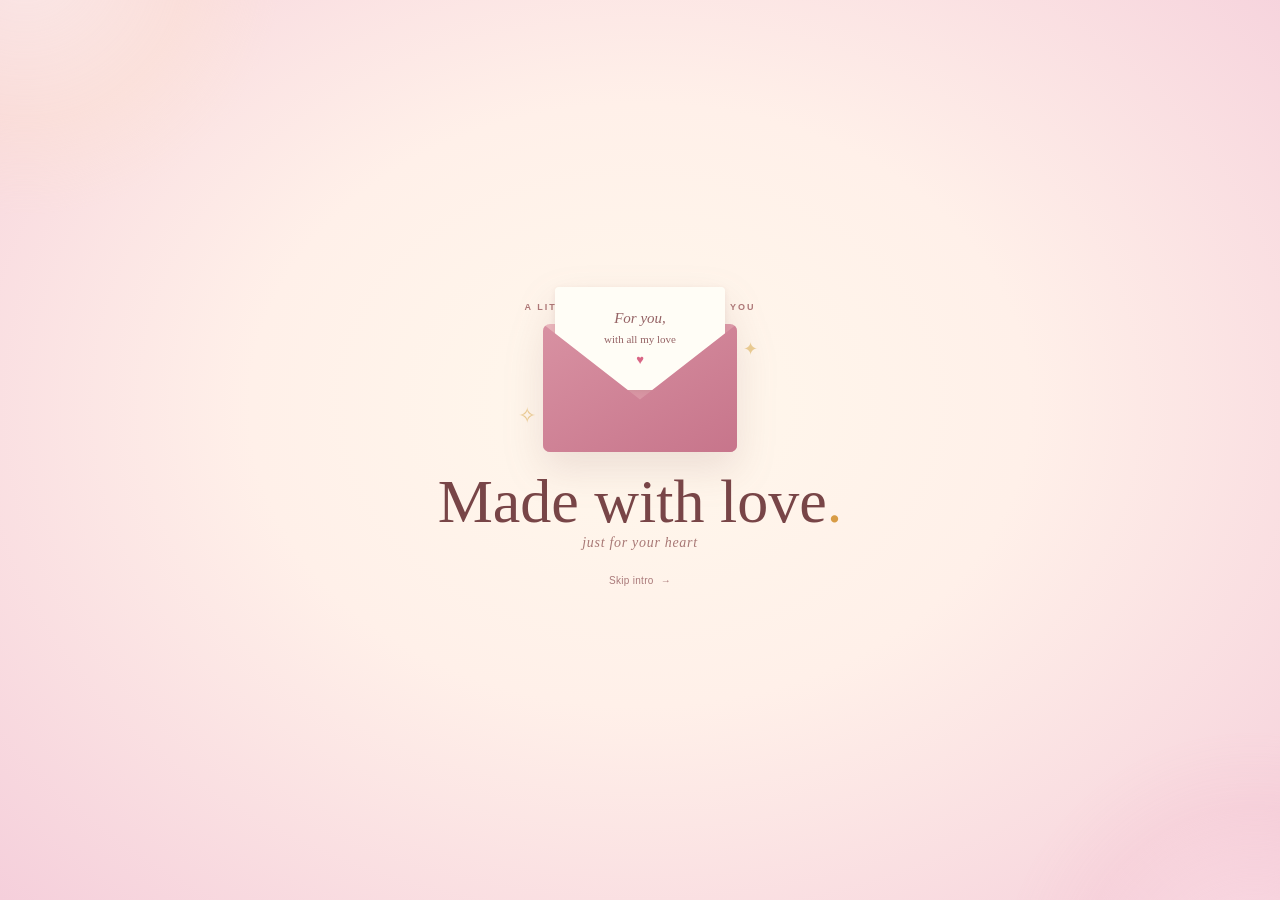
<file: index.html>
<!doctype html>
<html lang="en">
<head>
  <meta charset="utf-8">
  <meta name="viewport" content="width=device-width, initial-scale=1">
  <meta name="theme-color" content="#fff0eb">
  <meta name="description" content="A little love note, made just for you.">
  <title>From me to you — a little love note</title>
  <link rel="stylesheet" href="styles.css">
  <script src="script.js" defer></script>
</head>
<body>
  <main class="page-shell">
    <section class="opening-scene" id="opening-scene" aria-label="Opening animation">
      <div class="opening-sky" aria-hidden="true">
        <span class="opening-orb orb-left"></span><span class="opening-orb orb-right"></span>
        <span class="opening-star opening-star-one">✦</span><span class="opening-star opening-star-two">✧</span><span class="opening-star opening-star-three">✦</span>
        <span class="opening-heart opening-heart-one">♥</span><span class="opening-heart opening-heart-two">♡</span><span class="opening-heart opening-heart-three">♥</span><span class="opening-heart opening-heart-four">♡</span>
      </div>
      <div class="opening-content">
        <p class="opening-kicker">A LITTLE SOMETHING, JUST FOR YOU</p>
        <div class="opening-envelope" aria-hidden="true">
          <div class="envelope-letter"><span>For you,</span><b>with all my love</b><i>♥</i></div>
          <div class="envelope-back"></div><div class="envelope-front"></div><div class="envelope-flap"></div><div class="envelope-seal">♥</div>
          <span class="envelope-spark spark-one">✦</span><span class="envelope-spark spark-two">✧</span>
        </div>
        <h2 class="opening-title">Made with love<span>.</span></h2>
        <p class="opening-caption">just for your heart</p>
        <button class="opening-skip" id="skip-opening" type="button">Skip intro <span aria-hidden="true">→</span></button>
      </div>
    </section>

    <header class="topbar">
      <a href="#home" class="brand" id="brand-home"><span class="brand-mark" aria-hidden="true">♥</span> little love note</a>
      <button class="music-toggle" id="music-toggle" type="button" aria-pressed="false"><span aria-hidden="true">♫</span> <span id="music-label">Music off</span></button>
    </header>

    <span class="decor decor-left" aria-hidden="true">✿</span>
    <span class="decor decor-right" aria-hidden="true">♡</span>
    <div class="confetti-layer" aria-hidden="true"></div>

    <div class="content-wrap" id="home">
      <button class="back-button" id="back-button" type="button" aria-label="Go to previous page" disabled>← <span id="back-label">A little surprise</span></button>
      <div class="card">
        <section class="step-content welcome" data-step="0" aria-labelledby="welcome-title">
          <div class="rose" aria-hidden="true">✿</div>
          <p class="eyebrow">A LITTLE SOMETHING, JUST FOR YOU</p>
          <h1 id="welcome-title">From me to you<span class="gold-dot">.</span></h1>
          <p class="lead">This is how much I love you.</p>
          <div class="tiny-art" aria-hidden="true"><span>♡</span><i>✦</i><b>♡</b></div>
          <button class="primary" type="button" data-next>Open your surprise <span aria-hidden="true">→</span></button>
          <p class="soft-note">Made with all my heart</p>
        </section>

        <section class="step-content puzzle-step" data-step="1" aria-labelledby="puzzle-title" hidden>
          <p class="eyebrow">A LITTLE GAME FOR YOU</p>
          <h2 id="puzzle-title">Our little moments<span class="gold-dot">.</span></h2>
          <p class="subline">Tap three photos that make you smile.</p>
          <div class="photo-frame" role="group" aria-label="Photo gallery puzzle. Choose three favorite memories."></div>
          <div class="game-status"><span id="game-count" aria-live="polite">0 of 3 found</span><span class="hearts" aria-label="Differences found"><span>♡</span><span>♡</span><span>♡</span></span></div>
          <div class="actions">
            <button class="text-button" id="try-again" type="button">↻ Try again</button>
            <button class="text-button" id="show-me" type="button">Show me <span aria-hidden="true">✦</span></button>
            <button class="text-button" type="button" data-next>Skip →</button>
          </div>
          <button class="primary" type="button" data-next>Keep going <span aria-hidden="true">→</span></button>
        </section>

        <section class="step-content bloom-step" data-step="2" aria-labelledby="bloom-title" hidden>
          <p class="eyebrow">ONE LITTLE THING BEFORE YOUR NOTE</p>
          <div class="bloom-scene" role="img" aria-label="A little flower grows and blooms in a warm garden">
            <span class="bloom-glow"></span><span class="bloom-star star-a">✦</span><span class="bloom-star star-b">✧</span><span class="bloom-star star-c">✦</span>
            <span class="bloom-heart bloom-heart-a">♥</span><span class="bloom-heart bloom-heart-b">♡</span>
            <span class="bloom-stem"></span><span class="bloom-leaf leaf-left"></span><span class="bloom-leaf leaf-right"></span>
            <span class="bloom-flower"><i class="petal petal-1"></i><i class="petal petal-2"></i><i class="petal petal-3"></i><i class="petal petal-4"></i><i class="petal petal-5"></i><i class="petal petal-6"></i><i class="flower-center"></i></span>
            <span class="bloom-ground"></span>
          </div>
          <h2 id="bloom-title">You make my whole world bloom<span class="gold-dot">.</span></h2>
          <p class="subline">Just one more little thing I wanted you to know.</p>
          <div class="bloom-progress" aria-hidden="true"><span></span></div>
          <button class="text-button skip-bloom" type="button" data-next>Skip to your note →</button>
        </section>

        <section class="step-content letter-step" data-step="3" aria-labelledby="letter-title" hidden>
          <p class="eyebrow" id="letter-title">A NOTE FROM MY HEART</p>
          <article class="letter">
            <p>I don't think I tell you this enough, but meeting you has been one of the best things that's ever happened to me.</p>
            <p>Thank you for being patient with me, making me laugh, listening to my endless talks, and loving me even on the days I'm difficult.</p>
            <p>These past few months haven't always been easy, my love. We've faced some difficult days, but we've met them side by side—and I think we've come through them beautifully. Whatever comes next, I'll keep choosing us, again and again. Through it all, my love for you hasn't changed for a moment; it's as deep and true as ever. ❤️</p>
            <p>No matter how busy life gets, I hope you always remember that being yours will always be my favourite place. 🥰</p>
            <p>I love you more than these words can ever explain. ❤️</p>
            <p class="signoff">— All my love</p>
          </article>
          <div class="message-reaction"><span class="avatar" aria-hidden="true">♥</span><span><b>Note from your favourite person</b><small>delivered with love</small></span><span class="reaction-heart" aria-hidden="true">♡</span></div>
          <div class="emoji" aria-hidden="true">🥰</div>
          <button class="primary" type="button" data-next>One last reason <span aria-hidden="true">→</span></button>
        </section>

        <section class="step-content reasons-step" data-step="4" aria-labelledby="reasons-title" hidden>
          <p class="eyebrow">THE LITTLE THINGS ADD UP</p>
          <h2 id="reasons-title">Tick the ones you’ll <span class="gold-dot">always</span> remember</h2>
          <div class="checklist">
            <p class="list-title">A FEW THINGS I LOVE ABOUT YOU</p>
            <div id="reason-list"></div>
            <div class="stamp" aria-hidden="true">ALL OF THEM<br><span>♥</span></div>
          </div>
          <p class="selection-note" id="selection-note" aria-live="polite">Pick any that feel like us.</p>
          <a class="primary send-hug-link" href="love-you.html">Send me a hug <span aria-hidden="true">♥</span></a>
        </section>
      </div>
      <nav class="progress" aria-label="Surprise steps"></nav>
      <p class="footer-note">made with <span aria-hidden="true">♥</span> and a little bit of magic</p>
    </div>
  </main>
</body>
</html>
</file>
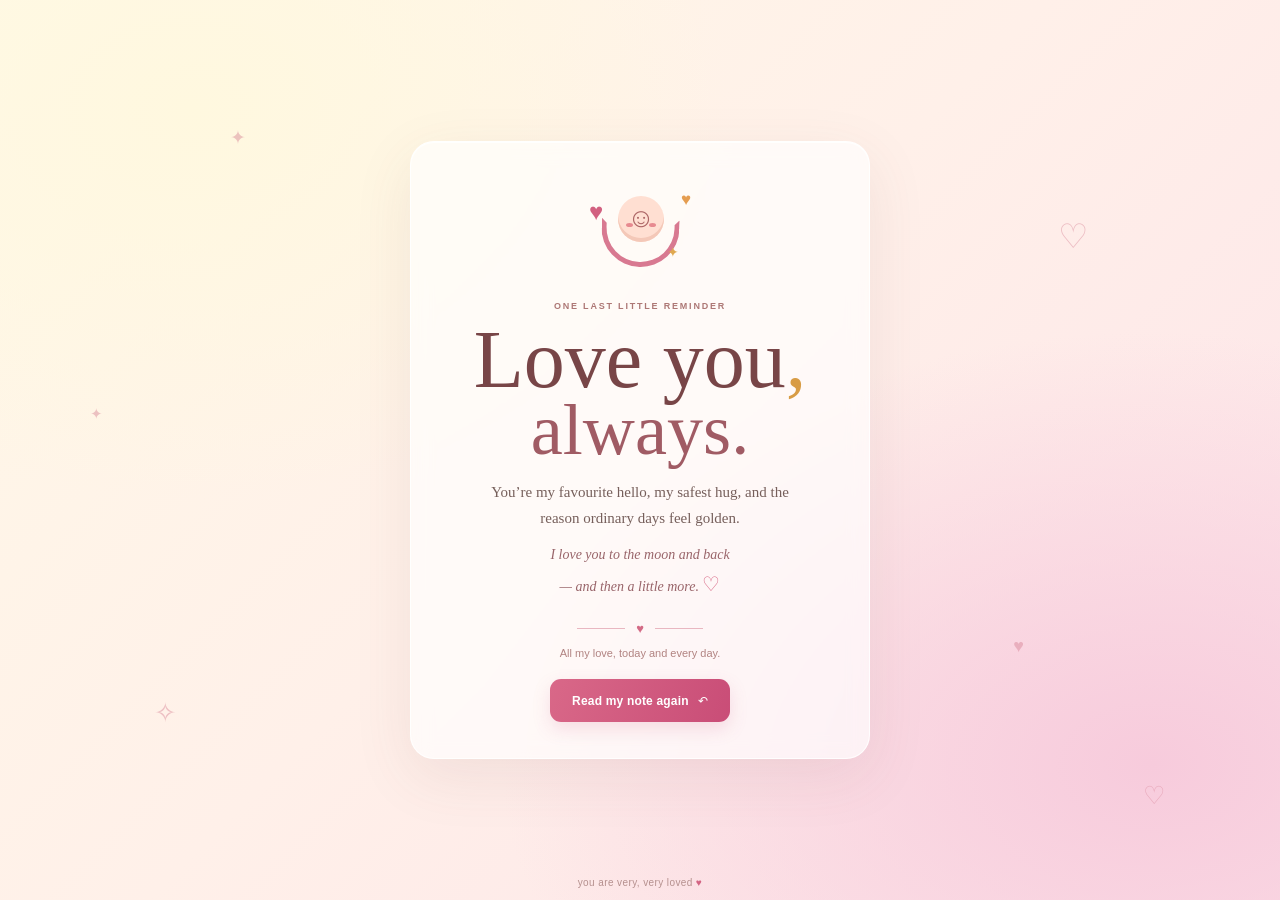
<file: love-you.html>
<!doctype html>
<html lang="en">
<head>
  <meta charset="utf-8">
  <meta name="viewport" content="width=device-width, initial-scale=1">
  <meta name="theme-color" content="#fff0eb">
  <meta name="description" content="One last little reminder: you are so loved.">
  <title>Love you, always ♥</title>
  <link rel="stylesheet" href="styles.css">
  <link rel="stylesheet" href="final.css">
</head>
<body>
  <main class="ending-page">
    <div class="ending-sparkles" aria-hidden="true"><span>✦</span><span>♡</span><span>✧</span><span>♥</span><span>✦</span><span>♡</span></div>
    <article class="ending-card">
      <div class="hug-art" aria-hidden="true"><span class="hug-heart heart-one">♥</span><span class="hug-heart heart-two">♥</span><span class="hug-face">☺</span><span class="hug-arms">⌣</span><span class="hug-spark">✦</span></div>
      <p class="eyebrow">ONE LAST LITTLE REMINDER</p>
      <h1>Love you<span class="gold-dot">,</span><br><span class="always">always.</span></h1>
      <p class="ending-copy">You’re my favourite hello, my safest hug, and the reason ordinary days feel golden.</p>
      <p class="ending-promise">I love you to the moon and back<br>— and then a little more. <span aria-hidden="true">♡</span></p>
      <div class="ending-divider" aria-hidden="true"><span></span>♥<span></span></div>
      <p class="ending-signoff">All my love, today and every day.</p>
      <a class="primary ending-button" href="index.html">Read my note again <span aria-hidden="true">↶</span></a>
    </article>
    <p class="ending-footer">you are very, very loved <span aria-hidden="true">♥</span></p>
  </main>
</body>
</html>
</file>
<file: styles.css>
:root{font-family:Arial,Helvetica,sans-serif;color:#49312c;background:#fff1ed;font-synthesis:none;text-rendering:optimizeLegibility;font-weight:400}*{box-sizing:border-box}body{margin:0;min-width:320px;min-height:100vh}button{font:inherit;color:inherit}button:focus-visible,a:focus-visible{outline:3px solid #d55a83;outline-offset:3px}.page-shell{min-height:100vh;position:relative;overflow:hidden;background:radial-gradient(ellipse at 4% 12%,#fff8df 0,transparent 38%),radial-gradient(ellipse at 93% 83%,#fbd2df 0,transparent 42%),linear-gradient(135deg,#fff9e7 0%,#fff0e9 46%,#fce2e9 100%)}.topbar{height:60px;padding:0 clamp(18px,5vw,64px);display:flex;align-items:center;justify-content:space-between;position:relative;z-index:2;border-bottom:1px solid rgba(132,87,83,.08)}.brand{display:flex;align-items:center;gap:9px;text-decoration:none;color:#754846;font-size:13px;font-weight:700;letter-spacing:.02em}.brand-mark{color:#d56684}.music-toggle{border:1px solid rgba(118,74,71,.18);background:rgba(255,255,255,.55);border-radius:999px;padding:8px 12px;display:flex;align-items:center;gap:7px;color:#805752;font-size:11px;cursor:pointer;transition:.2s}.music-toggle:hover,.music-toggle.playing{background:#fff;color:#ca5276}.decor{position:absolute;color:rgba(197,117,112,.18);font-family:Georgia,serif;pointer-events:none}.decor-left{font-size:75px;top:18%;left:5%;transform:rotate(-18deg)}.decor-right{font-size:90px;right:6%;bottom:13%;transform:rotate(18deg)}.content-wrap{position:relative;z-index:1;width:min(100% - 32px,560px);min-height:calc(100vh - 60px);margin:0 auto;display:flex;flex-direction:column;align-items:center;justify-content:center;padding:26px 0 28px}.back-button{align-self:flex-start;border:0;background:transparent;color:#ad7775;font-size:11px;padding:7px 8px;margin-bottom:9px;cursor:pointer}.back-button:disabled{cursor:default}.back-button span{margin-left:5px}.card{width:100%;min-height:430px;border-radius:19px;background:rgba(255,255,255,.53);border:1px solid rgba(255,255,255,.84);box-shadow:0 14px 48px rgba(121,76,76,.09),inset 0 1px 0 rgba(255,255,255,.75);backdrop-filter:blur(9px);display:grid;place-items:center;padding:clamp(24px,6vw,46px) 28px 30px}.step-content{width:min(100%,390px);text-align:center;animation:appear .28s ease both}.step-content[hidden]{display:none}@keyframes appear{from{opacity:0;transform:translateY(12px)}to{opacity:1;transform:translateY(0)}}.eyebrow{font-size:9px;letter-spacing:.2em;font-weight:700;color:#ad7775;margin:0 0 13px}.gold-dot{color:#d89c45}.welcome{padding:10px 0 0}.rose{color:#b85b64;font-size:43px;line-height:1;margin-bottom:21px;text-shadow:0 5px 12px #b85b6433}.welcome h1{font-family:'Brush Script MT','Segoe Script',cursive;font-size:clamp(48px,9vw,68px);font-weight:400;line-height:1;margin:0;color:#784547}.lead{font-family:Georgia,serif;font-size:21px;font-style:italic;color:#765f5b;margin:13px 0 0}.tiny-art{height:120px;position:relative;display:grid;place-items:center;color:#cf758a}.tiny-art span{font-family:Georgia,serif;font-size:70px;line-height:1;text-shadow:0 7px 16px #d36a872e}.tiny-art i,.tiny-art b{position:absolute;color:#dda54c;font-size:15px;font-style:normal}.tiny-art i{top:25px;right:28%}.tiny-art b{font-size:22px;left:29%;bottom:23px}.primary{border:0;border-radius:11px;background:linear-gradient(110deg,#d96888,#c94d77);color:white;padding:13px 22px;min-height:43px;display:inline-flex;justify-content:center;align-items:center;gap:9px;font-size:12px;font-weight:700;letter-spacing:.015em;cursor:pointer;box-shadow:0 7px 18px #ca55792b;transition:transform .2s,box-shadow .2s}.primary:hover{transform:translateY(-2px);box-shadow:0 10px 23px #ca557940}.soft-note{margin:14px 0 0;color:#ba9290;font-size:10px}.subline{font-size:11px;color:#987773;margin:0 0 19px}.step-content h2{font-family:Georgia,serif;font-size:24px;line-height:1.2;margin:0 0 8px;color:#513b35}.photo-frame{width:min(100%,260px);aspect-ratio:1;display:grid;grid-template-columns:repeat(3,1fr);grid-template-rows:repeat(3,1fr);gap:3px;padding:5px;background:#fff;border-radius:12px;box-shadow:0 8px 22px #67474224;margin:0 auto 12px;overflow:hidden}.photo-tile{position:relative;border:0;overflow:hidden;padding:0;background:#b89a85;cursor:pointer}.tile-image{position:absolute;inset:-4px;background:linear-gradient(165deg,transparent 0 43%,#57443f 44% 52%,transparent 53%),radial-gradient(ellipse at 49% 56%,#d5a68f 0 17%,transparent 18%),radial-gradient(ellipse at 62% 57%,#372d2c 0 16%,transparent 17%),linear-gradient(130deg,#d7c3a6 0 34%,#75685a 35% 42%,#e4d7c3 43% 68%,#3b302f 69% 100%);background-size:250% 250%;background-position:calc(var(--x,0)*1%) calc(var(--y,0)*1%);filter:saturate(.68);transition:filter .25s,transform .3s}.tile-0 .tile-image,.tile-1 .tile-image,.tile-2 .tile-image{--y:0}.tile-3 .tile-image,.tile-4 .tile-image,.tile-5 .tile-image{--y:50}.tile-6 .tile-image,.tile-7 .tile-image,.tile-8 .tile-image{--y:100}.tile-0 .tile-image,.tile-3 .tile-image,.tile-6 .tile-image{--x:0}.tile-1 .tile-image,.tile-4 .tile-image,.tile-7 .tile-image{--x:50}.tile-2 .tile-image,.tile-5 .tile-image,.tile-8 .tile-image{--x:100}.photo-tile:hover .tile-image{filter:saturate(.95);transform:scale(1.09)}.photo-tile.found .tile-image{filter:saturate(1);transform:scale(1.14)}.spot-target{position:absolute;inset:20%;border:1.5px solid transparent;border-radius:50%}.found .spot-target{border-color:#fff;box-shadow:0 0 0 3px #df6384a6}.found-mark{position:absolute;right:5px;top:5px;color:#fff;text-shadow:0 1px 3px #52302c}.game-status{width:min(100%,260px);margin:0 auto 8px;display:flex;justify-content:space-between;align-items:center;color:#9c7974;font-size:10px}.hearts{display:flex;gap:4px;color:#d76283}.actions{display:flex;justify-content:center;gap:13px;margin-bottom:14px}.text-button{background:none;border:0;color:#a57673;font-size:10px;display:inline-flex;align-items:center;gap:4px;padding:5px 0;cursor:pointer}.text-button:hover{color:#c64c73}.letter-step .eyebrow{margin-bottom:14px}.letter{background:#fffdf6;text-align:left;padding:21px 22px 17px;border-radius:4px;box-shadow:0 6px 22px #7c55441b;position:relative;border-top:1px solid #fbf1dc}.letter:before{content:'';position:absolute;left:0;right:0;top:0;height:4px;background:repeating-linear-gradient(90deg,#e9b8a1 0 7px,transparent 7px 12px);opacity:.6}.letter p{font-family:Georgia,serif;font-size:12px;line-height:1.65;color:#574640;margin:0 0 13px}.letter .signoff{text-align:right;color:#ac5b70;font-family:'Brush Script MT','Segoe Script',cursive;font-size:20px;margin:0}.message-reaction{display:flex;align-items:center;gap:9px;background:#fff;border-radius:12px;padding:9px 12px;margin:12px 0 3px;text-align:left;box-shadow:0 4px 15px #6d3c3810;font-size:10px}.avatar{width:27px;height:27px;display:grid;place-items:center;border-radius:50%;background:#ef7798;color:white}.message-reaction small{display:block;color:#b4928c;margin-top:2px;font-size:9px}.reaction-heart{margin-left:auto;color:#d05b7e}.emoji{font-size:27px;margin:4px 0 11px}.letter-step .primary{min-width:180px}.reasons-step h2{font-size:22px;margin-bottom:16px}.checklist{position:relative;text-align:left;background:#fffdf6;border-radius:7px;padding:18px 17px 13px;box-shadow:0 6px 22px #7c55441b;border:1px solid #f8ecdb}.list-title{font-size:8px;font-weight:700;letter-spacing:.15em;color:#a78572;margin:0 0 11px}.reason{width:100%;border:0;border-top:1px solid #f1e8dd;background:transparent;display:flex;align-items:center;gap:9px;text-align:left;padding:9px 2px;color:#65534a;font-family:Georgia,serif;font-size:11px;line-height:1.35;cursor:pointer}.checkbox{width:15px;height:15px;border:1px solid #d87891;border-radius:4px;display:grid;place-items:center;flex:0 0 auto;color:white}.reason.selected .checkbox{background:#d46785}.reason.selected{color:#b85673}.stamp{position:absolute;right:22px;top:42%;padding:7px 8px;border:2px solid #ce5a78;color:#bf4f70;font-size:9px;line-height:1.2;font-weight:700;text-align:center;transform:rotate(-11deg);opacity:.87;background:#fff9f3}.stamp span{display:block;margin-top:3px;font-size:17px}.selection-note{font-size:10px;color:#a17c78;margin:12px 0}.reasons-step .primary{min-width:160px}.progress{display:flex;justify-content:center;align-items:center;gap:7px;margin:18px 0 0}.progress-dot{width:20px;height:20px;border:1px solid #e5adbd;border-radius:50%;display:grid;place-items:center;background:#fff5f5;color:#d28199;font-size:9px;cursor:pointer;transition:.2s}.progress-dot.active,.progress-dot.complete{background:#d26080;border-color:#d26080;color:white}.progress-dot.active{box-shadow:0 0 0 4px #eab0be45}.footer-note{display:flex;align-items:center;justify-content:center;gap:4px;color:#b5908e;font-size:9px;margin:12px 0 0}.footer-note span{color:#d36483}
@media(max-width:540px){.topbar{height:54px;padding:0 18px}.content-wrap{min-height:calc(100svh - 54px);width:min(100% - 22px,440px);padding:18px 0 20px}.card{min-height:420px;padding:27px 18px 24px;border-radius:16px}.decor-left{left:-24px;top:15%;font-size:55px}.decor-right{right:-25px;bottom:10%;font-size:65px}.step-content h2{font-size:21px}.letter{padding:19px 17px 14px}.letter p{font-size:11px}.reasons-step h2{font-size:19px}.checklist{padding:16px 13px 11px}.reason{font-size:10px}.stamp{right:12px}.progress{margin-top:14px}}
@media(max-height:680px) and (min-width:541px){.content-wrap{padding-top:12px;padding-bottom:14px}.card{min-height:390px;padding-top:22px;padding-bottom:20px}.tiny-art{height:90px}}
@media(prefers-reduced-motion:reduce){*,*::before,*::after{scroll-behavior:auto!important;animation-duration:.01ms!important;animation-iteration-count:1!important;transition-duration:.01ms!important}}

/* Soft page motion inspired by the romantic reveal in the reference video. */
.page-shell{background-size:125% 125%;animation:background-drift 18s ease-in-out infinite alternate}
.decor-left{animation:petal-sway 6s ease-in-out infinite alternate;transform-origin:55% 65%}
.decor-right{animation:heart-drift 7s ease-in-out infinite;transform-origin:center}
.brand-mark{display:inline-block;animation:heart-beat 2.4s ease-in-out infinite}
.step-content.is-entering{animation:screen-reveal .72s cubic-bezier(.2,.7,.2,1) both}
.welcome.is-entering .rose{animation:rose-arrive .85s .08s cubic-bezier(.2,.7,.2,1) both}
.welcome.is-entering h1{animation:soft-rise .7s .18s both}
.welcome.is-entering .lead{animation:soft-rise .7s .3s both}
.welcome.is-entering .tiny-art{animation:soft-rise .75s .4s both}
.welcome.is-entering .primary{animation:soft-rise .65s .52s both}
.rose{transform-origin:50% 80%;animation:rose-sway 5s ease-in-out infinite}
.tiny-art span{animation:heart-beat 3s ease-in-out infinite}
.photo-tile{isolation:isolate}
.puzzle-step.is-entering .photo-tile{animation:tile-arrive .48s cubic-bezier(.2,.8,.2,1) both}
.puzzle-step.is-entering .photo-tile:nth-child(2){animation-delay:45ms}
.puzzle-step.is-entering .photo-tile:nth-child(3){animation-delay:90ms}
.puzzle-step.is-entering .photo-tile:nth-child(4){animation-delay:70ms}
.puzzle-step.is-entering .photo-tile:nth-child(5){animation-delay:115ms}
.puzzle-step.is-entering .photo-tile:nth-child(6){animation-delay:160ms}
.puzzle-step.is-entering .photo-tile:nth-child(7){animation-delay:135ms}
.puzzle-step.is-entering .photo-tile:nth-child(8){animation-delay:180ms}
.puzzle-step.is-entering .photo-tile:nth-child(9){animation-delay:225ms}
.photo-tile.found .found-mark{animation:found-pop .38s cubic-bezier(.2,1.5,.4,1) both}
.photo-tile.found .spot-target{animation:target-ring .45s ease-out both}
.letter-step.is-entering .letter{animation:letter-open .8s cubic-bezier(.2,.75,.25,1) both;transform-origin:top center}
.letter-step.is-entering .message-reaction{animation:soft-rise .6s .32s both}
.reasons-step.is-entering .checklist{animation:checklist-arrive .65s .08s both}
.reason{transition:color .2s,background-color .2s,padding-left .2s}
.reason:hover{padding-left:6px;background:#fff9f4}
.stamp{animation:stamp-in .55s .45s both;transform-origin:center}
.progress-dot.complete{animation:dot-pop .3s cubic-bezier(.2,1.4,.4,1) both}
.primary:active{transform:translateY(1px) scale(.98)}
.confetti-layer{position:absolute;inset:54px 0 0;overflow:hidden;pointer-events:none;z-index:3}
.confetti-piece{position:absolute;left:var(--left);top:-18px;width:7px;height:12px;border-radius:2px;background:var(--confetti-color);opacity:0;animation:confetti-fall var(--duration) var(--delay) ease-in forwards}
.heart-confetti{width:10px;height:10px;border-radius:0;background:transparent}
.heart-confetti:before{content:'♥';position:absolute;inset:-5px 0 0;color:var(--confetti-color);font-size:12px}
@keyframes screen-reveal{from{opacity:0;transform:translateY(13px) scale(.985);filter:blur(2px)}to{opacity:1;transform:translateY(0) scale(1);filter:blur(0)}}
@keyframes soft-rise{from{opacity:0;transform:translateY(10px)}to{opacity:1;transform:translateY(0)}}
@keyframes rose-arrive{0%{opacity:0;transform:translateY(12px) scale(.7) rotate(-18deg)}75%{opacity:1;transform:translateY(-2px) scale(1.08) rotate(5deg)}100%{transform:translateY(0) scale(1) rotate(0)}}
@keyframes rose-sway{0%,100%{transform:rotate(-3deg)}50%{transform:rotate(3deg)}}
@keyframes petal-sway{0%{transform:rotate(-18deg) translateY(0)}100%{transform:rotate(-8deg) translateY(-9px)}}
@keyframes heart-drift{0%,100%{transform:translateY(0) rotate(18deg)}50%{transform:translateY(-13px) rotate(12deg)}}
@keyframes heart-beat{0%,82%,100%{transform:scale(1)}88%{transform:scale(1.13)}94%{transform:scale(.98)}}
@keyframes background-drift{from{background-position:0% 0%}to{background-position:100% 100%}}
@keyframes tile-arrive{from{opacity:0;transform:translateY(9px) scale(.92)}to{opacity:1;transform:translateY(0) scale(1)}}
@keyframes found-pop{0%{opacity:0;transform:scale(.4) rotate(-20deg)}70%{opacity:1;transform:scale(1.25) rotate(7deg)}100%{transform:scale(1) rotate(0)}}
@keyframes target-ring{0%{border-color:transparent;box-shadow:0 0 0 0 #fff0}35%{border-color:#fff;box-shadow:0 0 0 5px #df638455}100%{border-color:#fff;box-shadow:0 0 0 3px #df6384a6}}
@keyframes letter-open{from{opacity:0;transform:perspective(700px) rotateX(-9deg) translateY(8px)}to{opacity:1;transform:perspective(700px) rotateX(0) translateY(0)}}
@keyframes checklist-arrive{0%{opacity:0;transform:translateY(12px) scale(.97)}70%{opacity:1;transform:translateY(-2px) scale(1.01)}100%{transform:translateY(0) scale(1)}}
@keyframes stamp-in{from{opacity:0;transform:rotate(-28deg) scale(1.4)}to{opacity:.87;transform:rotate(-11deg) scale(1)}}
@keyframes dot-pop{from{transform:scale(.7)}to{transform:scale(1)}}
@keyframes confetti-fall{0%{opacity:0;transform:translate3d(0,-12px,0) rotate(0)}10%{opacity:.95}100%{opacity:0;transform:translate3d(var(--drift),105vh,0) rotate(var(--spin))}}
@media(prefers-reduced-motion:reduce){.page-shell,.decor-left,.decor-right,.brand-mark,.rose,.tiny-art span,.confetti-piece{animation:none!important}.step-content.is-entering,.welcome.is-entering .rose,.welcome.is-entering h1,.welcome.is-entering .lead,.welcome.is-entering .tiny-art,.welcome.is-entering .primary,.puzzle-step.is-entering .photo-tile,.letter-step.is-entering .letter,.letter-step.is-entering .message-reaction,.reasons-step.is-entering .checklist,.stamp{animation:none!important;opacity:1!important;transform:none!important;filter:none!important}}

/* Personal photo gallery used for the three-memory selection game. */
.puzzle-step{width:min(100%,430px)}
.photo-frame{width:100%;aspect-ratio:auto;grid-template-rows:none;grid-template-columns:repeat(3,minmax(0,1fr));gap:8px;padding:8px;margin-bottom:12px;overflow:visible;border-radius:15px;background:rgba(255,255,255,.72)}
.photo-tile{aspect-ratio:1 / 1.08;border-radius:8px;background:#ead8d0;box-shadow:0 3px 10px rgba(80,47,43,.12)}
.tile-image{inset:0;width:100%;height:100%;object-fit:cover;background:none;filter:saturate(.88);transition:filter .25s,transform .3s}
.photo-tile:hover .tile-image{filter:saturate(1.08);transform:scale(1.07)}
.photo-tile.found .tile-image{filter:saturate(1.08);transform:scale(1.04)}
.photo-tile.found{box-shadow:0 0 0 3px #df6384,0 5px 14px rgba(80,47,43,.18)}
.photo-tile .spot-target{inset:0;border-radius:8px;background:linear-gradient(145deg,transparent 55%,rgba(87,42,52,.22));pointer-events:none}
.photo-tile.found .spot-target{border-color:transparent;box-shadow:none}
.found-mark{right:6px;top:6px;width:25px;height:25px;border-radius:50%;display:grid;place-items:center;background:#d85d81;color:#fff;text-shadow:none;box-shadow:0 2px 8px #48232e66}
@media(max-width:420px){.photo-frame{gap:6px;padding:6px}.photo-tile{border-radius:6px}.puzzle-step .subline{margin-bottom:13px}}

/* Keep the card from jumping vertically as the content changes between steps. */
.card{min-height:520px}
@media(max-height:680px) and (min-width:541px){.card{min-height:520px}}

/* Full-viewport opening sequence that hands off to the love-note journey. */
.opening-scene{position:fixed;inset:0;z-index:30;display:grid;place-items:center;overflow:hidden;padding:24px;background:radial-gradient(ellipse at 50% 45%,#fff8ec 0,#fff0e9 43%,#f5cfdb 100%);color:#784547;isolation:isolate}
.opening-sky{position:absolute;inset:0;overflow:hidden;pointer-events:none}
.opening-orb{position:absolute;width:min(56vw,510px);aspect-ratio:1;border-radius:50%;filter:blur(2px);opacity:.42;animation:orb-drift 9s ease-in-out infinite alternate}
.orb-left{left:-18%;top:-33%;background:radial-gradient(circle,#fffdf0 0 5%,#ffe7c999 45%,transparent 72%)}
.orb-right{right:-18%;bottom:-38%;background:radial-gradient(circle,#ffe5eb 0 10%,#ee9db833 50%,transparent 72%);animation-delay:-4s}
.opening-content{width:min(100%,480px);position:relative;z-index:1;text-align:center;animation:opening-content-in 1s .12s cubic-bezier(.2,.75,.2,1) both}
.opening-kicker{margin:0 0 12px;color:#ae7777;font-size:9px;font-weight:700;letter-spacing:.22em;animation:soft-rise .6s .35s both}
.opening-envelope{width:194px;height:128px;position:relative;margin:0 auto 18px;perspective:700px;filter:drop-shadow(0 17px 19px #89545a26)}
.envelope-back{position:absolute;inset:0;border-radius:7px;background:linear-gradient(145deg,#e9b6bc,#cc7b91);z-index:1}
.envelope-letter{position:absolute;z-index:2;left:12px;right:12px;bottom:7px;height:103px;background:#fffdf6;border-radius:4px;box-shadow:0 2px 6px #6b3c3418;display:flex;flex-direction:column;align-items:center;justify-content:center;color:#956365;font-family:Georgia,serif;transform:translateY(0);animation:letter-lift 2s 1.45s cubic-bezier(.22,.75,.2,1) both}
.envelope-letter span{font-size:15px;font-style:italic}.envelope-letter b{font-size:11px;font-weight:400;margin-top:6px}.envelope-letter i{font-style:normal;color:#d96585;margin-top:7px;font-size:13px}
.envelope-front{position:absolute;inset:0;z-index:4;border-radius:7px;background:linear-gradient(150deg,#d891a2,#c7758b);clip-path:polygon(0 0,50% 59%,100% 0,100% 100%,0 100%)}
.envelope-flap{position:absolute;left:0;right:0;top:0;height:73%;z-index:5;clip-path:polygon(0 0,100% 0,50% 100%);background:linear-gradient(150deg,#f2c5c3,#dc9ca7);transform-origin:50% 0;transform-style:preserve-3d;backface-visibility:hidden;animation:envelope-open 1.15s 1.12s cubic-bezier(.5,0,.2,1) both}
.envelope-seal{position:absolute;z-index:6;left:calc(50% - 15px);top:calc(61% - 15px);width:30px;height:30px;border-radius:50%;display:grid;place-items:center;background:#fff1df;color:#cb5576;font-size:14px;box-shadow:0 2px 5px #8345542a;animation:seal-away .5s 1.25s ease-in both}
.envelope-spark{position:absolute;z-index:7;color:#d9a94c;opacity:0}.spark-one{right:-21px;top:14px;font-size:18px;animation:twinkle 1.2s 2.5s ease-in-out both}.spark-two{left:-25px;bottom:23px;font-size:22px;animation:twinkle 1.3s 2.9s ease-in-out both}
.opening-title{margin:12px 0 3px;font-family:'Brush Script MT','Segoe Script',cursive;font-size:clamp(44px,9vw,62px);font-weight:400;line-height:1;color:#784547;animation:soft-rise .8s 2.45s both}.opening-title span{color:#d89c45}
.opening-caption{margin:0;color:#a87875;font-family:Georgia,serif;font-size:14px;font-style:italic;letter-spacing:.05em;animation:soft-rise .7s 2.75s both}
.opening-heart{position:absolute;z-index:1;bottom:-45px;color:#d76182;opacity:0;animation:opening-heart-float 5s ease-in-out infinite}.opening-heart-one{left:15%;font-size:18px;animation-delay:.7s}.opening-heart-two{left:38%;font-size:14px;color:#e0a74d;animation-delay:2.1s}.opening-heart-three{right:21%;font-size:17px;animation-delay:1.4s}.opening-heart-four{right:41%;font-size:13px;color:#be6c84;animation-delay:3.1s}
.opening-star{position:absolute;color:#d9a94c;opacity:0;animation:opening-twinkle 3s ease-in-out infinite}.opening-star-one{left:18%;top:23%;font-size:21px;animation-delay:.2s}.opening-star-two{right:16%;top:34%;font-size:28px;animation-delay:1.2s}.opening-star-three{left:26%;bottom:22%;font-size:15px;animation-delay:2.2s}
.opening-skip{border:0;background:transparent;color:#a97979;font-size:10px;letter-spacing:.03em;padding:12px 16px;margin-top:12px;cursor:pointer;opacity:0;animation:soft-rise .55s 3.4s both;transition:color .2s}.opening-skip:hover{color:#c44e74}.opening-skip span{padding-left:4px}
.opening-scene.is-leaving{pointer-events:none;animation:opening-exit .85s cubic-bezier(.5,0,.3,1) both}
.page-shell.site-revealing>.topbar{animation:bar-reveal .65s ease-out both}
.page-shell.site-revealing>.content-wrap{animation:site-reveal .95s cubic-bezier(.2,.7,.2,1) both}
.page-shell.site-revealing>.decor-left{animation:decor-arrive .8s ease-out both,petal-sway 6s ease-in-out .8s infinite alternate}
.page-shell.site-revealing>.decor-right{animation:decor-arrive .8s .1s ease-out both,heart-drift 7s ease-in-out .9s infinite}
@keyframes opening-content-in{from{opacity:0;transform:translateY(14px) scale(.98)}to{opacity:1;transform:translateY(0) scale(1)}}
@keyframes envelope-open{0%{transform:rotateX(0)}100%{transform:rotateX(180deg)}}
@keyframes letter-lift{0%{transform:translateY(0)}100%{transform:translateY(-55px)}}
@keyframes seal-away{0%{opacity:1;transform:scale(1)}100%{opacity:0;transform:scale(.4)}}
@keyframes opening-heart-float{0%{opacity:0;transform:translateY(0) scale(.6)}15%{opacity:.65}80%{opacity:.55}100%{opacity:0;transform:translateY(-110vh) scale(1.2)}}
@keyframes opening-twinkle{0%,100%{opacity:.18;transform:scale(.7) rotate(-12deg)}50%{opacity:.82;transform:scale(1.16) rotate(14deg)}}
@keyframes orb-drift{from{transform:translate3d(-15px,8px,0) scale(.9)}to{transform:translate3d(23px,-19px,0) scale(1.08)}}
@keyframes opening-exit{to{opacity:0;transform:scale(1.035);filter:blur(5px);visibility:hidden}}
@keyframes bar-reveal{from{opacity:0;transform:translateY(-12px)}to{opacity:1;transform:translateY(0)}}
@keyframes site-reveal{from{opacity:0;transform:translateY(21px) scale(.985);filter:blur(2px)}to{opacity:1;transform:translateY(0) scale(1);filter:blur(0)}}
@keyframes decor-arrive{from{opacity:0;scale:.6}to{opacity:1;scale:1}}
@media(prefers-reduced-motion:reduce){.opening-scene,.opening-scene *{animation-duration:.01ms!important;animation-iteration-count:1!important;transition-duration:.01ms!important}.opening-kicker,.opening-title,.opening-caption,.opening-skip,.envelope-letter{opacity:1!important;transform:none!important}.envelope-flap{transform:rotateX(180deg)}.envelope-seal{opacity:0}.opening-heart,.opening-star{display:none}.page-shell.site-revealing>.topbar,.page-shell.site-revealing>.content-wrap,.page-shell.site-revealing>.decor-left,.page-shell.site-revealing>.decor-right{animation:none!important}}

/* A complete flower-growing interlude before the letter appears. */
.bloom-step h2{font-size:22px;margin:4px 0 8px}
.bloom-scene{height:198px;width:min(100%,290px);margin:0 auto 4px;position:relative;overflow:hidden;border-radius:48% 48% 12px 12px;background:radial-gradient(ellipse at 50% 86%,#fff8e1 0,#fff4e4 33%,transparent 67%),linear-gradient(180deg,#fff4e8 0%,#fbe3df 100%);isolation:isolate}
.bloom-glow{position:absolute;width:140px;height:140px;left:calc(50% - 70px);top:36px;border-radius:50%;background:#f9cfb855;filter:blur(18px);opacity:0}
.bloom-ground{position:absolute;left:8%;right:8%;height:15px;bottom:15px;border-radius:50%;background:#d6b997;opacity:0;transform:scaleX(.2)}
.bloom-stem{position:absolute;bottom:25px;left:calc(50% - 2px);width:4px;height:112px;border-radius:100% 20% 0 0;background:linear-gradient(90deg,#718d5c,#98a96c);transform:scaleY(0);transform-origin:bottom center;z-index:1}
.bloom-leaf{position:absolute;bottom:83px;width:33px;height:17px;background:linear-gradient(145deg,#a8b679,#6c9162);opacity:0;z-index:2}
.leaf-left{left:calc(50% - 31px);border-radius:100% 0 100% 0;transform:rotate(16deg) scale(0);transform-origin:right bottom}
.leaf-right{left:calc(50% + 1px);bottom:105px;border-radius:0 100% 0 100%;transform:rotate(-12deg) scale(0);transform-origin:left bottom}
.bloom-flower{position:absolute;z-index:3;left:calc(50% - 33px);top:25px;width:66px;height:66px;opacity:0;transform:scale(.15) rotate(-24deg)}
.petal{position:absolute;left:50%;top:50%;width:23px;height:32px;margin-left:-11.5px;margin-top:-31px;border-radius:70% 70% 45% 45%;background:linear-gradient(155deg,#f39ab0,#d95f83);box-shadow:inset -2px -2px 4px #aa476633;transform-origin:50% 100%;opacity:0}
.petal-1{transform:rotate(0deg) translateY(-5px)}.petal-2{transform:rotate(60deg) translateY(-5px)}.petal-3{transform:rotate(120deg) translateY(-5px)}.petal-4{transform:rotate(180deg) translateY(-5px)}.petal-5{transform:rotate(240deg) translateY(-5px)}.petal-6{transform:rotate(300deg) translateY(-5px)}
.flower-center{position:absolute;left:50%;top:50%;width:19px;height:19px;margin:-9.5px;border-radius:50%;background:radial-gradient(circle at 35% 35%,#fff1ad,#e6a846 74%);box-shadow:0 0 13px #f3c56988;transform:scale(0)}
.bloom-star{position:absolute;color:#d9a94c;opacity:0}.star-a{left:24%;top:42%;font-size:18px}.star-b{right:23%;top:28%;font-size:22px}.star-c{right:32%;top:65%;font-size:13px}
.bloom-heart{position:absolute;bottom:38px;color:#d86b89;opacity:0}.bloom-heart-a{left:28%;font-size:16px}.bloom-heart-b{right:28%;font-size:20px}
.bloom-step.is-entering .bloom-glow{animation:glow-awake 2s 1.7s ease both}
.bloom-step.is-entering .bloom-ground{animation:ground-appear .6s .2s ease-out both}
.bloom-step.is-entering .bloom-stem{animation:stem-grow 1.65s .25s cubic-bezier(.3,.7,.35,1) both}
.bloom-step.is-entering .leaf-left{animation:leaf-grow .65s 1.15s cubic-bezier(.2,1.5,.4,1) both}
.bloom-step.is-entering .leaf-right{animation:leaf-grow .65s 1.5s cubic-bezier(.2,1.5,.4,1) both}
.bloom-step.is-entering .bloom-flower{animation:flower-open .75s 1.75s cubic-bezier(.2,1.3,.3,1) both}
.bloom-step.is-entering .petal{animation:petal-open .55s 2s cubic-bezier(.2,1.5,.4,1) both}
.bloom-step.is-entering .petal-2{animation-delay:2.08s}.bloom-step.is-entering .petal-3{animation-delay:2.16s}.bloom-step.is-entering .petal-4{animation-delay:2.24s}.bloom-step.is-entering .petal-5{animation-delay:2.32s}.bloom-step.is-entering .petal-6{animation-delay:2.4s}
.bloom-step.is-entering .flower-center{animation:center-pop .45s 2.5s cubic-bezier(.2,1.5,.4,1) both}
.bloom-step.is-entering .bloom-star{animation:twinkle 1.2s 2.45s ease-in-out both}.bloom-step.is-entering .star-b{animation-delay:2.7s}.bloom-step.is-entering .star-c{animation-delay:2.95s}
.bloom-step.is-entering .bloom-heart{animation:float-heart 2s 2.8s ease-out both}.bloom-step.is-entering .bloom-heart-b{animation-delay:3.1s}
.bloom-step.is-entering h2,.bloom-step.is-entering .subline,.bloom-step.is-entering .skip-bloom{opacity:0;animation:soft-rise .6s 3.2s ease-out both}
.bloom-step.is-entering .subline{animation-delay:3.4s}.bloom-step.is-entering .skip-bloom{animation-delay:3.6s}
.bloom-progress{height:3px;width:min(100%,160px);margin:14px auto 2px;border-radius:9px;background:#edcfcc;overflow:hidden}
.bloom-progress span{display:block;height:100%;width:0;border-radius:inherit;background:linear-gradient(90deg,#d86b89,#e8b65f)}
.bloom-step.is-entering .bloom-progress span{animation:progress-fill 5.7s 0s linear both}
.skip-bloom{margin-top:7px}
@keyframes ground-appear{from{opacity:0;transform:scaleX(.2)}to{opacity:.55;transform:scaleX(1)}}
@keyframes stem-grow{0%{transform:scaleY(0)}80%{transform:scaleY(1.04)}100%{transform:scaleY(1)}}
@keyframes leaf-grow{0%{opacity:0;scale:0}75%{opacity:1;scale:1.12}100%{opacity:1;scale:1}}
@keyframes flower-open{0%{opacity:0;transform:scale(.15) rotate(-24deg)}70%{opacity:1;transform:scale(1.13) rotate(5deg)}100%{opacity:1;transform:scale(1) rotate(0)}}
@keyframes petal-open{from{opacity:0;filter:blur(2px)}to{opacity:1;filter:blur(0)}}
@keyframes center-pop{from{transform:scale(0)}to{transform:scale(1)}}
@keyframes glow-awake{from{opacity:0;transform:scale(.5)}to{opacity:.85;transform:scale(1.25)}}
@keyframes twinkle{0%{opacity:0;transform:scale(.3) rotate(-30deg)}45%{opacity:1;transform:scale(1.2) rotate(10deg)}100%{opacity:.55;transform:scale(1) rotate(0)}}
@keyframes float-heart{0%{opacity:0;transform:translateY(10px) scale(.5)}20%{opacity:.9}100%{opacity:0;transform:translateY(-70px) scale(1.1)}}
@keyframes progress-fill{from{width:0}to{width:100%}}
@media(prefers-reduced-motion:reduce){.bloom-step.is-entering .bloom-glow,.bloom-step.is-entering .bloom-ground,.bloom-step.is-entering .bloom-stem,.bloom-step.is-entering .bloom-leaf,.bloom-step.is-entering .bloom-flower,.bloom-step.is-entering .petal,.bloom-step.is-entering .flower-center,.bloom-step.is-entering .bloom-star,.bloom-step.is-entering .bloom-heart,.bloom-step.is-entering h2,.bloom-step.is-entering .subline,.bloom-step.is-entering .skip-bloom,.bloom-step.is-entering .bloom-progress span{animation:none!important;opacity:1!important;transform:none!important;scale:1!important;filter:none!important}.bloom-stem{transform:scaleY(1)}.bloom-leaf,.bloom-flower,.petal{opacity:1}}
</file>
<file: final.css>
.ending-page{position:relative;isolation:isolate;min-height:100vh;overflow:hidden;display:grid;place-items:center;padding:32px 18px;background:radial-gradient(ellipse at 15% 12%,#fff8df 0,transparent 35%),radial-gradient(ellipse at 90% 85%,#f7cbdc 0,transparent 40%),linear-gradient(135deg,#fff9e7,#fff0e9 48%,#fce2e9);animation:ending-glow 16s ease-in-out infinite alternate}.ending-card{position:relative;z-index:1;width:min(100%,460px);padding:42px clamp(23px,7vw,52px) 36px;text-align:center;border-radius:24px;background:#ffffffa8;border:1px solid #ffffffd9;box-shadow:0 18px 60px #794c4c18,inset 0 1px 0 #ffffffd9;backdrop-filter:blur(10px);animation:ending-arrive .9s cubic-bezier(.2,.75,.2,1) both}.ending-page .eyebrow{margin:12px 0 15px}.ending-card h1{font-family:'Brush Script MT','Segoe Script',cursive;font-size:clamp(58px,13vw,82px);font-weight:400;line-height:.82;color:#784547;margin:0}.ending-card h1 .always{font-size:.88em;color:#a05b64}.ending-copy{max-width:310px;margin:20px auto 12px;font-family:Georgia,serif;font-size:15px;line-height:1.7;color:#765f5b}.ending-promise{margin:0;color:#99656a;font-family:Georgia,serif;font-size:14px;line-height:1.7;font-style:italic}.ending-promise span{color:#d56684;font-size:20px}.ending-divider{display:flex;align-items:center;justify-content:center;gap:11px;color:#d36b86;font-size:13px;margin:20px 0 11px}.ending-divider span{height:1px;width:48px;background:#e9b7c1}.ending-signoff{margin:0 0 20px;color:#b18381;font-size:11px}.ending-button{text-decoration:none}.ending-footer{position:absolute;z-index:1;bottom:12px;margin:0;color:#b5908e;font-size:10px;letter-spacing:.04em}.ending-footer span{color:#d36483}.hug-art{height:105px;position:relative;width:118px;margin:0 auto;color:#d26080}.hug-face{position:absolute;left:37px;top:12px;width:46px;height:46px;border-radius:50%;display:grid;place-items:center;background:#ffdfd2;color:#ad6666;font-size:27px;box-shadow:inset 0 -4px 0 #f4c8b8}.hug-face:before,.hug-face:after{content:'';position:absolute;top:27px;width:7px;height:4px;border-radius:50%;background:#e78a90}.hug-face:before{left:8px}.hug-face:after{right:8px}.hug-arms{position:absolute;top:35px;left:20px;width:78px;height:48px;border:5px solid #d87991;border-top-color:transparent;border-radius:0 0 46px 46px;color:transparent;transform:rotate(2deg)}.hug-heart{position:absolute;font-size:24px;animation:little-heart-float 2.8s ease-in-out infinite}.heart-one{left:8px;top:14px}.heart-two{right:8px;top:6px;font-size:17px;animation-delay:.5s;color:#e59d50}.hug-spark{position:absolute;right:20px;top:60px;color:#e0a850;font-size:14px;animation:sparkle 2s ease-in-out infinite}.ending-sparkles{position:absolute;inset:0;pointer-events:none;color:#d47b8f}.ending-sparkles span{position:absolute;opacity:.42;animation:drift 6s ease-in-out infinite}.ending-sparkles span:nth-child(1){top:14%;left:18%;font-size:19px}.ending-sparkles span:nth-child(2){top:24%;right:15%;font-size:34px;animation-delay:-2s}.ending-sparkles span:nth-child(3){bottom:19%;left:12%;font-size:27px;animation-delay:-3.5s}.ending-sparkles span:nth-child(4){bottom:27%;right:20%;font-size:18px;animation-delay:-1s}.ending-sparkles span:nth-child(5){top:45%;left:7%;font-size:15px;animation-delay:-4s}.ending-sparkles span:nth-child(6){bottom:10%;right:9%;font-size:25px;animation-delay:-2.5s}@keyframes ending-arrive{from{opacity:0;transform:translateY(20px) scale(.97);filter:blur(2px)}to{opacity:1;transform:translateY(0) scale(1);filter:blur(0)}}@keyframes ending-glow{from{background-position:0% 0%}to{background-position:100% 100%}}@keyframes little-heart-float{0%,100%{transform:translateY(0) scale(1)}50%{transform:translateY(-7px) scale(1.08)}}@keyframes sparkle{0%,100%{opacity:.5;transform:scale(.8) rotate(0)}50%{opacity:1;transform:scale(1.2) rotate(25deg)}}@keyframes drift{0%,100%{transform:translateY(0) rotate(-5deg)}50%{transform:translateY(-12px) rotate(8deg)}}@media(max-width:420px){.ending-card{padding:33px 21px 29px;border-radius:20px}.ending-copy{font-size:14px}.ending-promise{font-size:13px}.hug-art{height:93px;transform:scale(.9)}}@media(prefers-reduced-motion:reduce){.ending-page,.ending-card,.hug-heart,.hug-spark,.ending-sparkles span{animation:none!important}.ending-card{opacity:1;transform:none;filter:none}}
</file>
